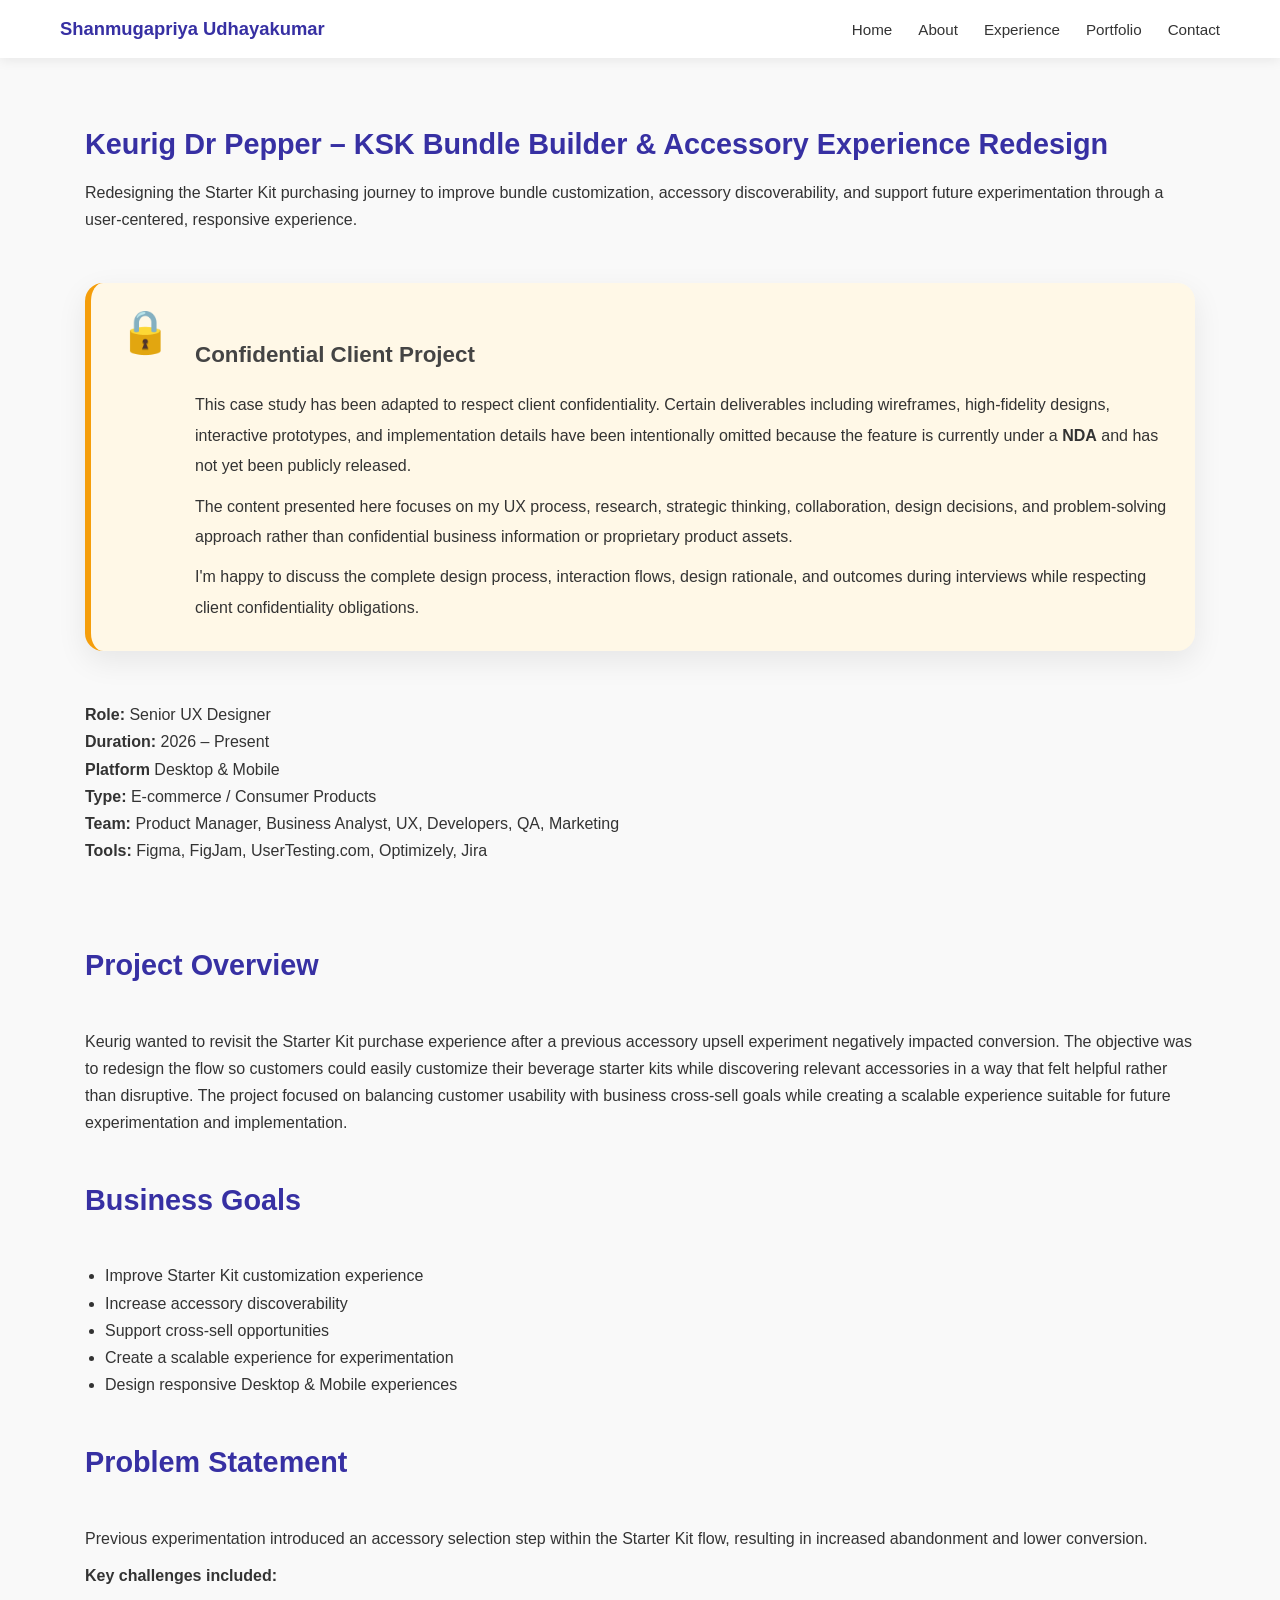
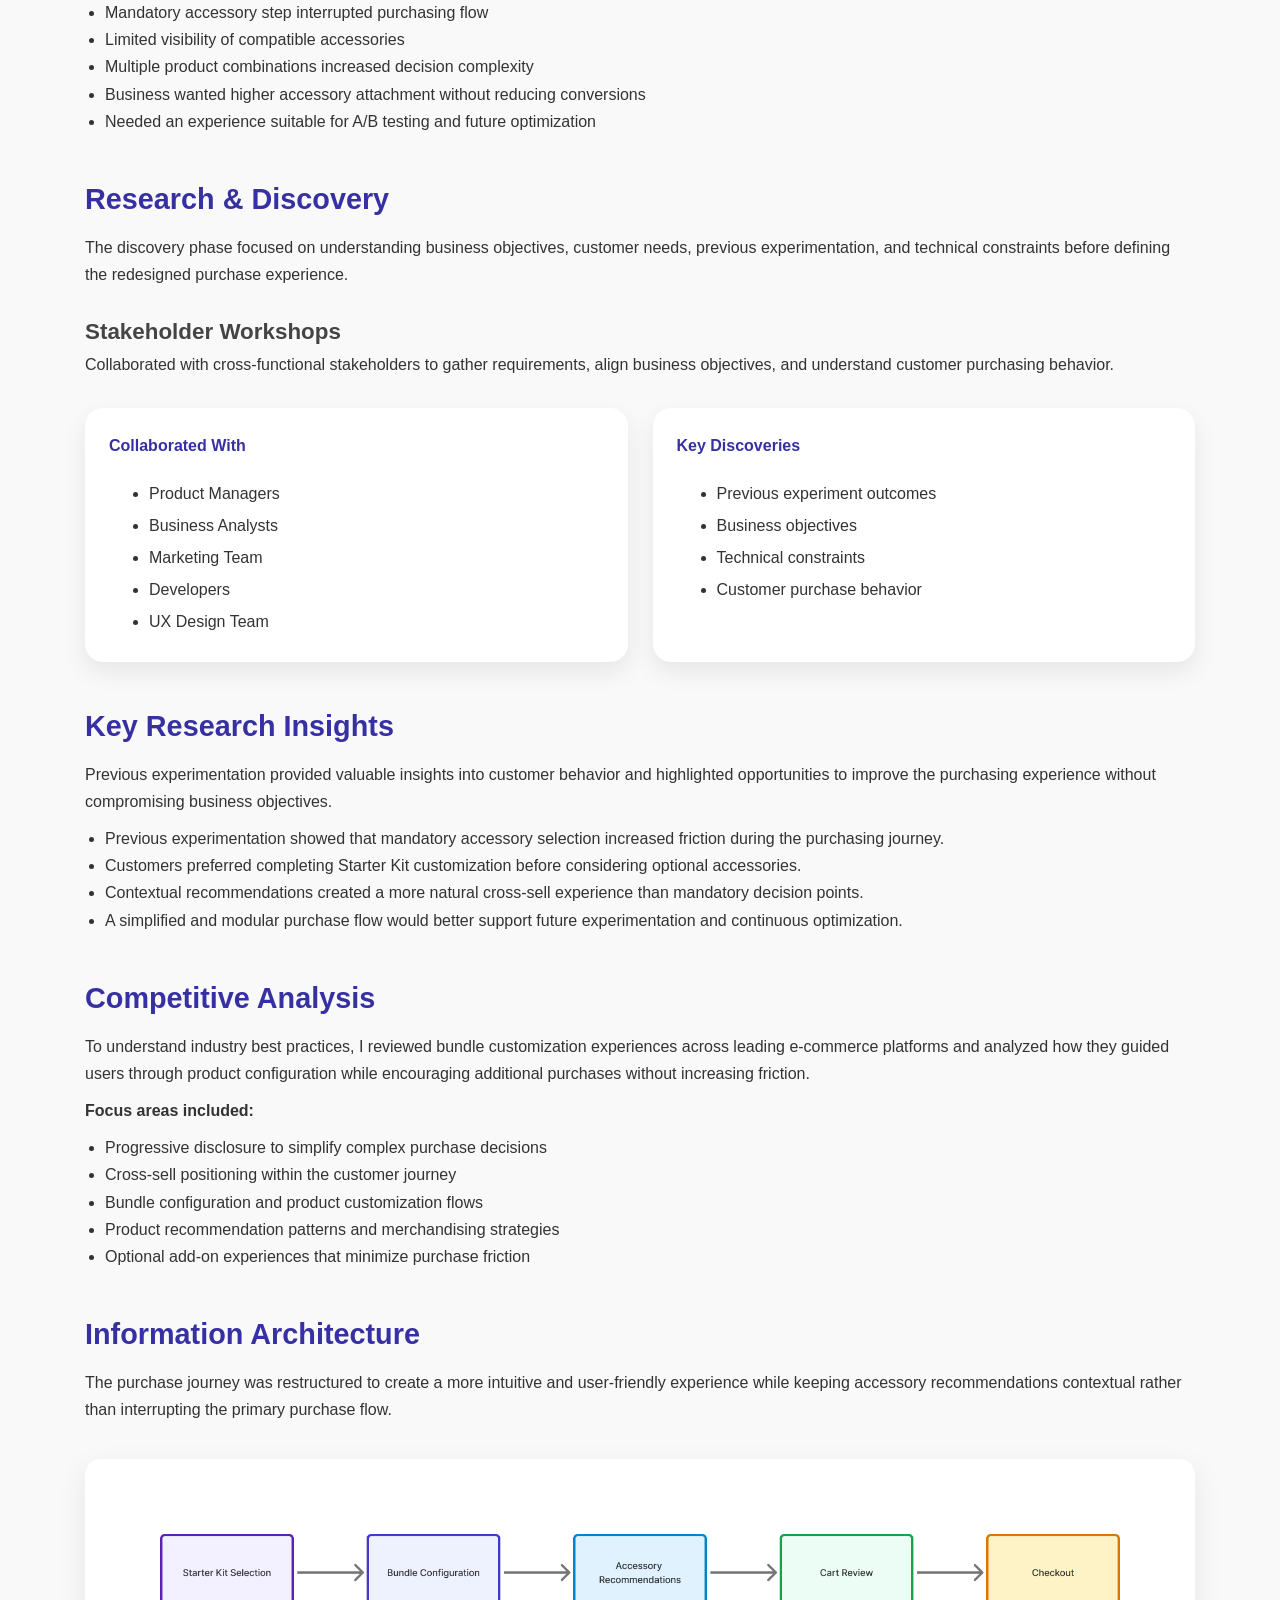
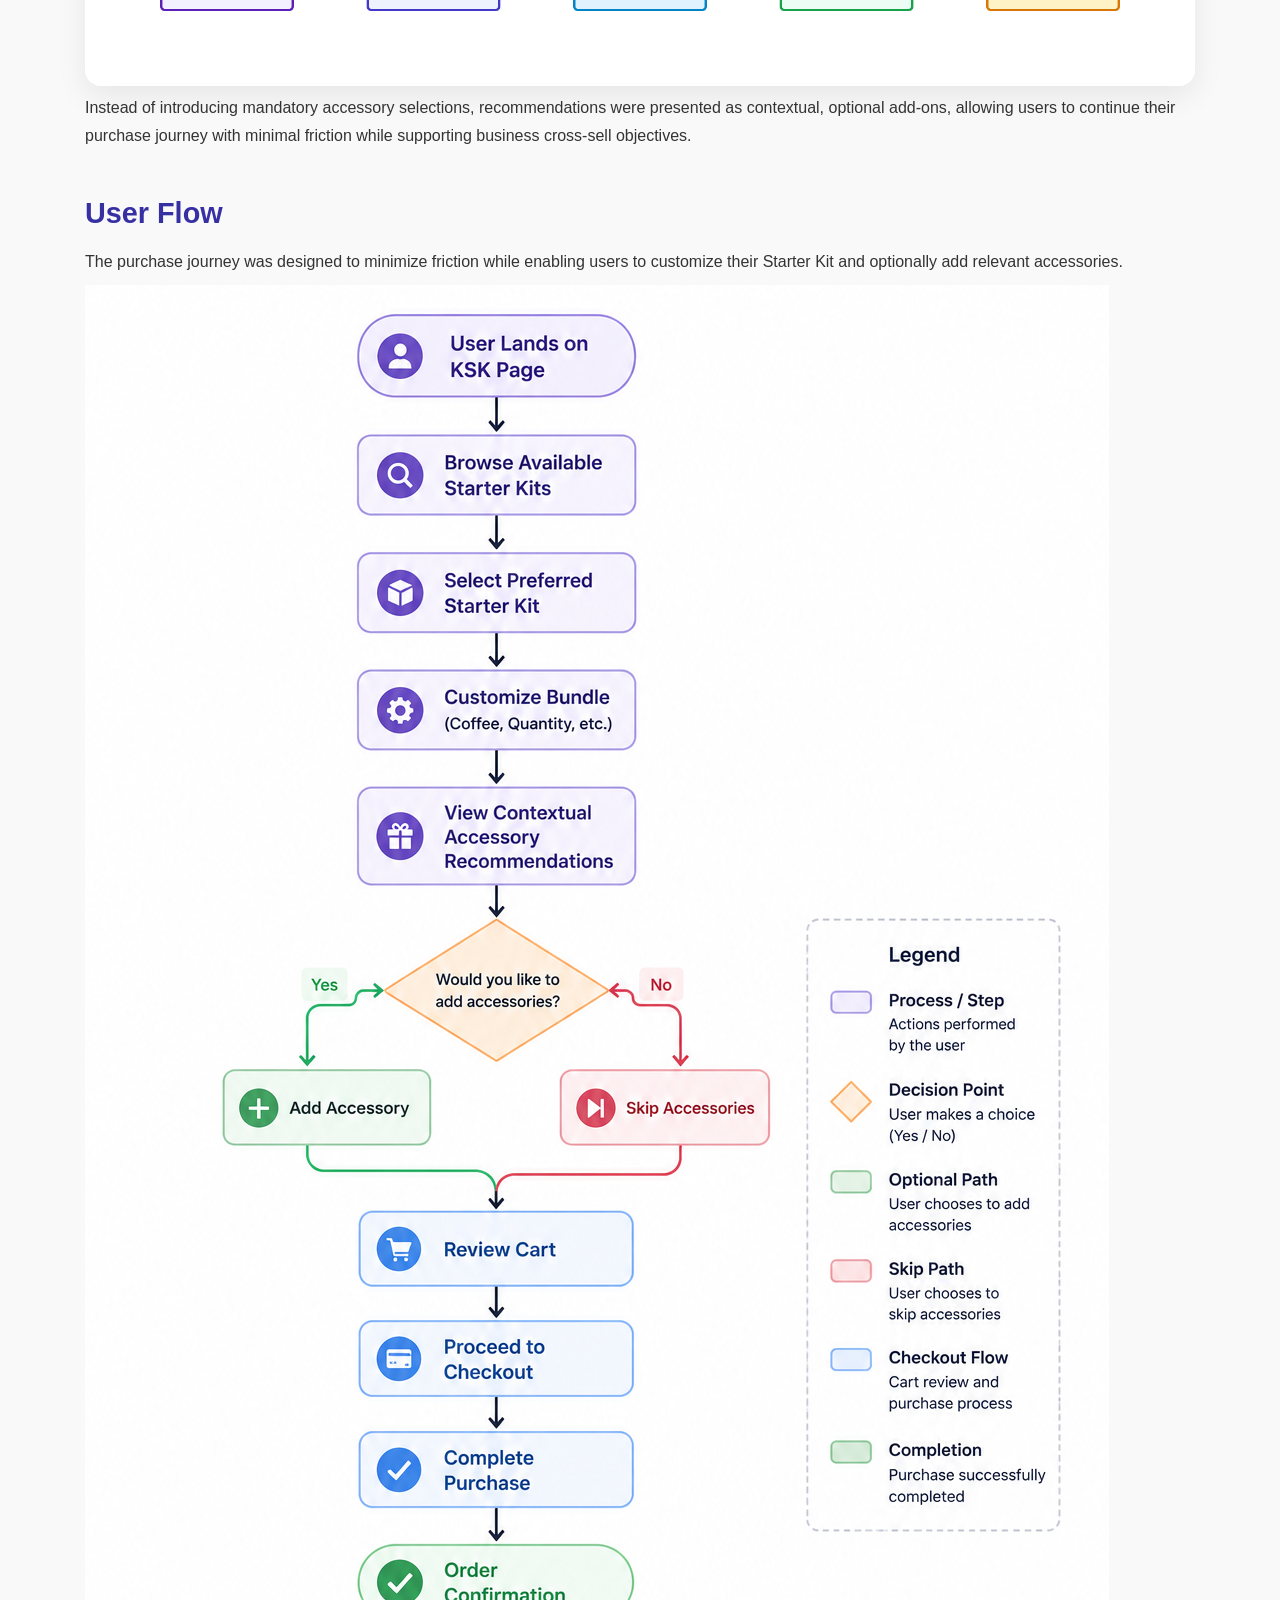
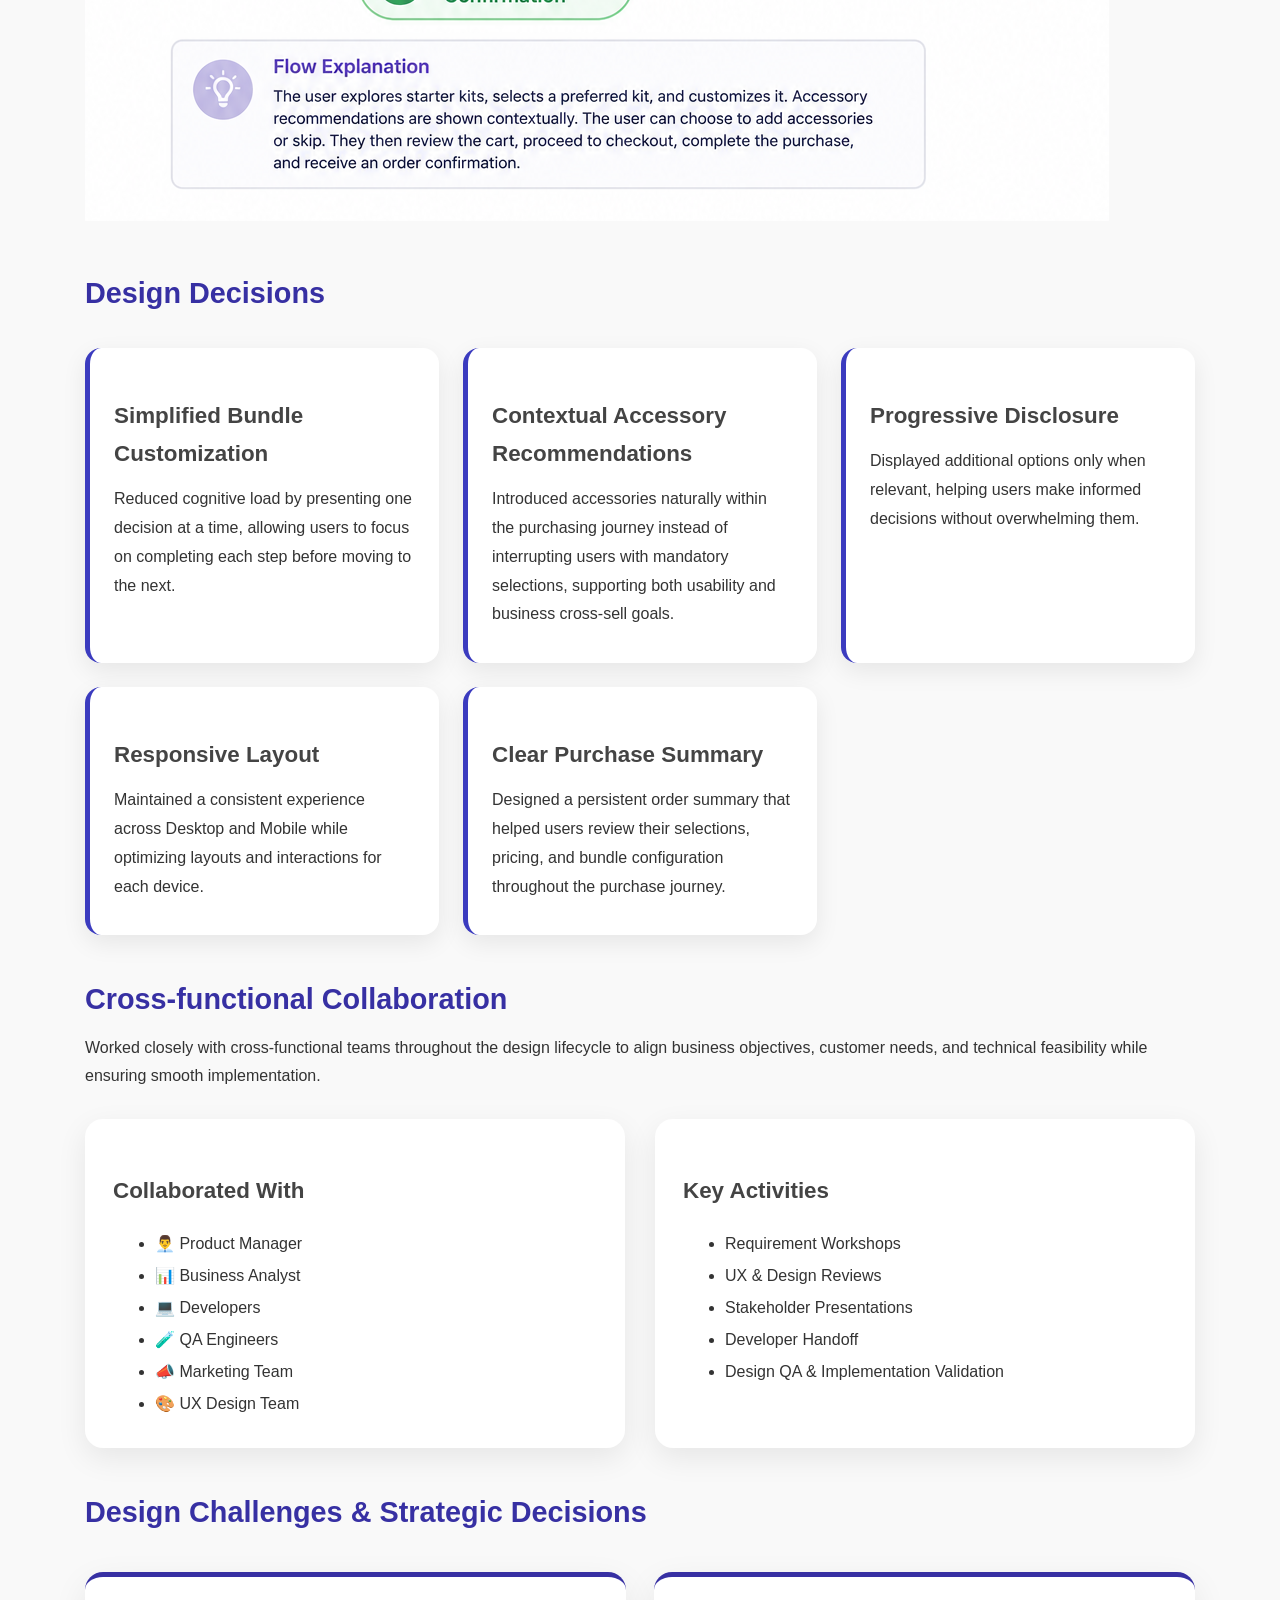
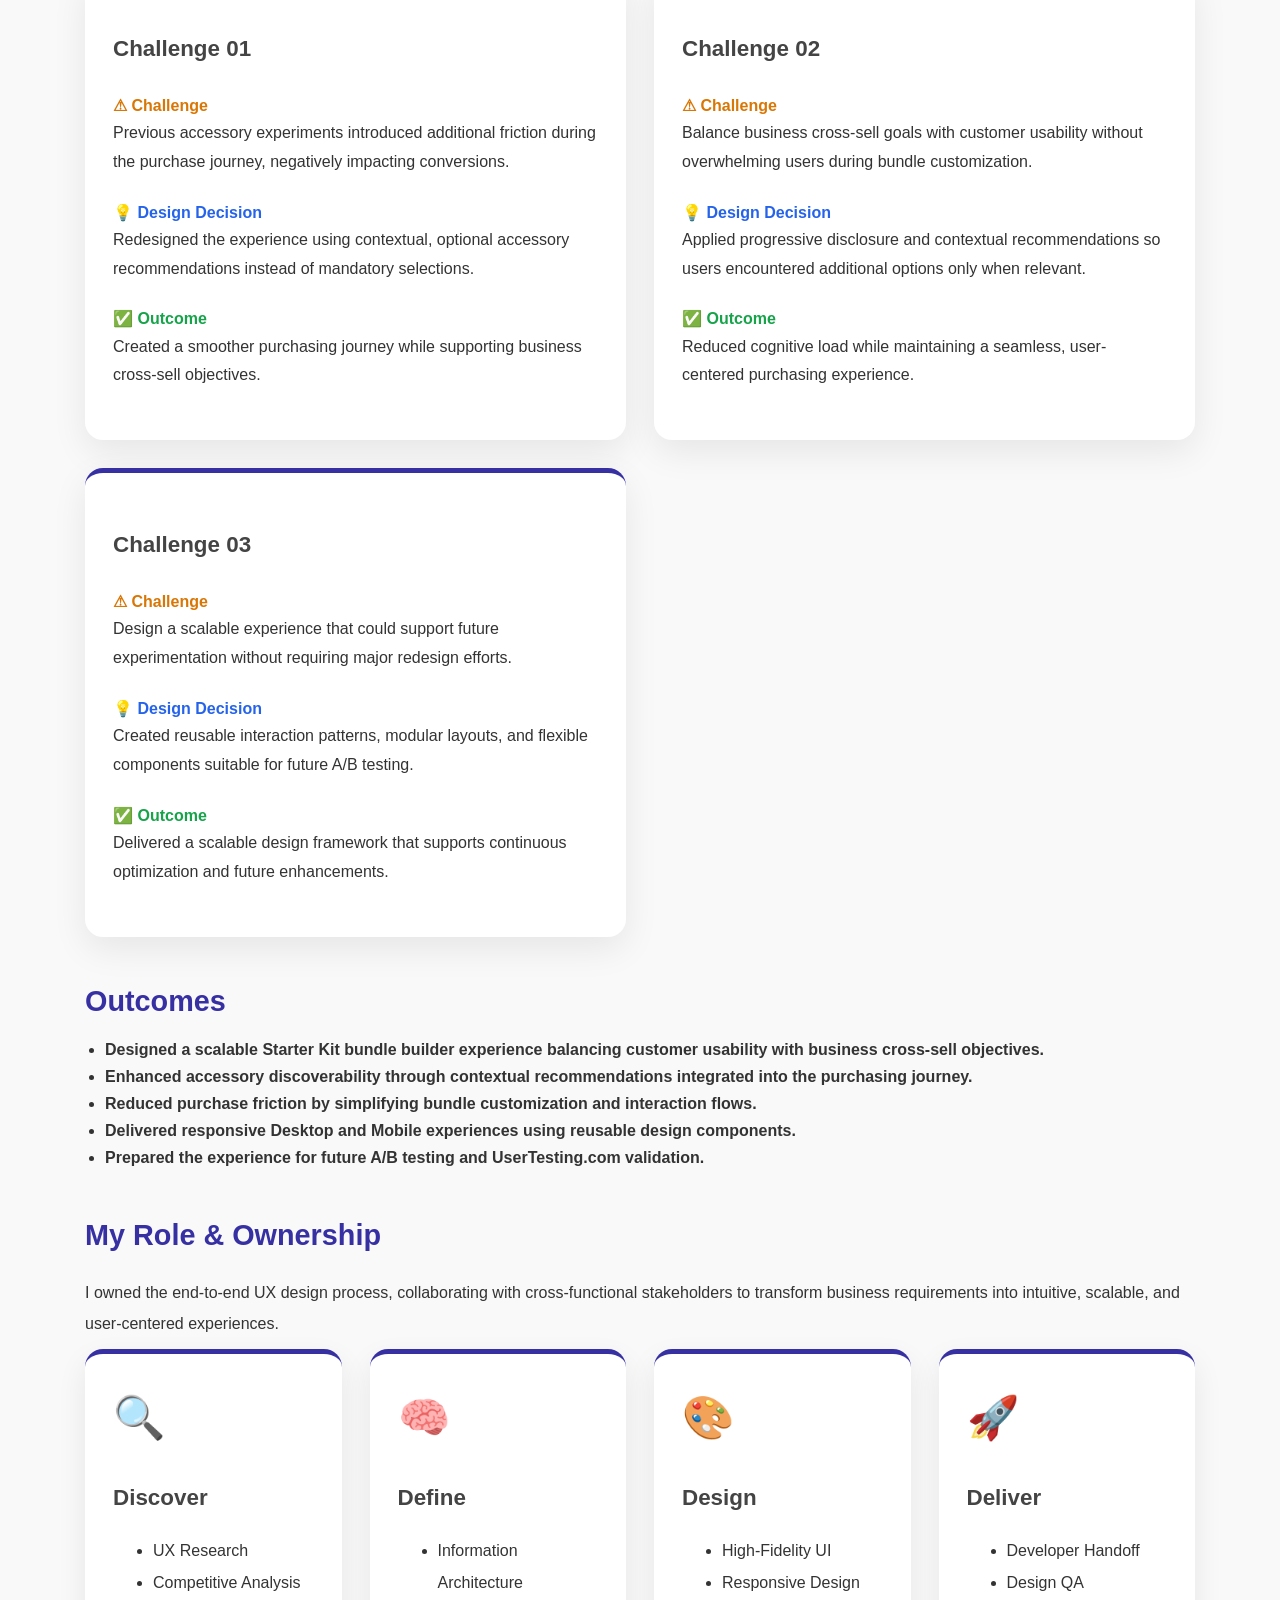
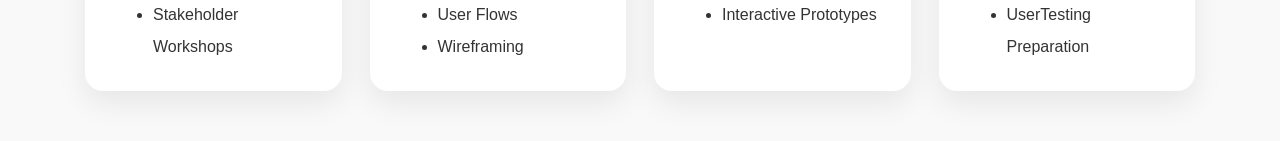
<file: projects/kdp.html>
<!DOCTYPE html>
<html lang="en">
<head>
    <meta charset="UTF-8">
    <meta name="viewport" content="width=device-width, initial-scale=1.0">
    <title>Keurig Dr Pepper – KSK Bundle Builder & Cross-Sell Experience</title>
    <link rel="stylesheet" href="../css/style.css" />
    <style>
        /* ----------- PAGE CONTENT STYLES ----------- */

        .case-study-container {
            max-width: 1150px;
            margin: 120px auto 50px;
            padding: 0 20px;
            line-height: 1.7;
        }

        .case-study-container h2 {
            margin-top: 40px;
            color: #3730A3;
            font-size: 1.8rem;
            margin-bottom: 10px;
        }

        .case-study-container h3 {
            margin-top: 25px;
            color: #444;
            font-size: 1.4rem;
        }

        .case-study-container p,
        .case-study-container li {
            font-size: 1rem;
            color: #333;
        }

        .case-study-container p {
          margin-bottom: 10px;
        }

        .case-study-container ul {
            margin-left: 20px;
        }

        /* Responsive */
        @media (max-width: 768px) {
            .case-study-container {
                margin-top: 100px;
            }
            .case-study-container h2 {
                font-size: 1.5rem;
            }
            .case-study-container h3 {
                font-size: 1.2rem;
            }
        }
    </style>
</head>

<body style="background-color: #f9f9f9;">

<header class="cs-navbar">
  <div class="cs-nav-wrapper">

    <div class="cs-logo">
      Shanmugapriya <span>Udhayakumar</span>
    </div>

    <input type="checkbox" id="cs-menu-toggle" />
    <label for="cs-menu-toggle" class="cs-hamburger">
      <span></span>
      <span></span>
      <span></span>
    </label>

    <nav class="cs-nav-links">
      <a href="../index.html#home">Home</a>
      <a href="../index.html#about">About</a>
      <a href="../index.html#experience">Experience</a>
      <a href="../index.html#portfolio">Portfolio</a>
      <a href="../index.html#contact">Contact</a>
    </nav>

  </div>
</header>


<!-- ================= CASE STUDY CONTENT ================= -->

<div class="case-study-container">

    <h2>Keurig Dr Pepper – KSK Bundle Builder & Accessory Experience Redesign</h2>

     <p class="cs-tagline">
     Redesigning the Starter Kit purchasing journey to improve bundle customization, accessory discoverability, 
     and support future experimentation through a user-centered, responsive experience.
    </p>

    <!-- ===========================================================
Confidential Client Project
=========================================================== -->

<section class="confidential-notice">

    <div class="confidential-card">

        <div class="confidential-icon">
            🔒
        </div>

        <div class="confidential-content">

            <h3>Confidential Client Project</h3>

            <p>
                This case study has been adapted to respect client confidentiality.
                Certain deliverables including wireframes, high-fidelity designs,
                interactive prototypes, and implementation details have been
                intentionally omitted because the feature is currently under a
                <strong>NDA</strong> and has not yet
                been publicly released.
            </p>

            <p>
                The content presented here focuses on my UX process, research,
                strategic thinking, collaboration, design decisions, and
                problem-solving approach rather than confidential business
                information or proprietary product assets.
            </p>

            <p>
                I'm happy to discuss the complete design process, interaction
                flows, design rationale, and outcomes during interviews while
                respecting client confidentiality obligations.
            </p>

        </div>

    </div>

</section>

    <p><strong>Role:</strong> Senior UX Designer<br>
    <strong>Duration:</strong> 2026 – Present<br>
    <strong>Platform</strong> Desktop & Mobile<br>
    <strong>Type:</strong> E-commerce / Consumer Products<br>
    <strong>Team:</strong> Product Manager, Business Analyst, UX, Developers, QA, Marketing <br>
    <strong>Tools:</strong> Figma, FigJam, UserTesting.com, Optimizely, Jira </p>
    <br>
    <h2>Project Overview</h2><br>
    <p>
        Keurig wanted to revisit the Starter Kit purchase experience after a previous accessory upsell experiment negatively impacted 
        conversion. The objective was to redesign the flow so customers could easily customize their beverage starter kits 
        while discovering relevant accessories in a way that felt helpful rather than disruptive.

The project focused on balancing customer usability with business cross-sell goals while creating a scalable 
experience suitable for future experimentation and implementation.
    </p>

     <h2>Business Goals</h2><br>
    <ul>
        <li>Improve Starter Kit customization experience</li>
        <li>Increase accessory discoverability</li>
        <li>Support cross-sell opportunities</li>
        <li>Create a scalable experience for experimentation</li>
        <li>Design responsive Desktop & Mobile experiences</li>

    </ul>

    <h2>Problem Statement</h2><br>
    <p>Previous experimentation introduced an accessory selection step within the Starter Kit flow, resulting in increased abandonment and lower conversion.</p>
    <p><strong>Key challenges included:</strong></p>
    <ul>
        <li>Mandatory accessory step interrupted purchasing flow</li>
        <li>Limited visibility of compatible accessories</li>
        <li>Multiple product combinations increased decision complexity</li>
        <li>Business wanted higher accessory attachment without reducing conversions</li>
        <li>Needed an experience suitable for A/B testing and future optimization</li>

    </ul>

     <!-- ===========================================================
Research & Discovery
=========================================================== -->

<section class="section">

    <h2>Research & Discovery</h2>

    <p>
        The discovery phase focused on understanding business objectives,
        customer needs, previous experimentation, and technical constraints
        before defining the redesigned purchase experience.
    </p>

    <h3>Stakeholder Workshops</h3>

    <p>
        Collaborated with cross-functional stakeholders to gather requirements,
        align business objectives, and understand customer purchasing behavior.
    </p>

    <div class="research-grid">

        <div class="research-card">

            <h4>Collaborated With</h4>

            <ul>
                <li>Product Managers</li>
                <li>Business Analysts</li>
                <li>Marketing Team</li>
                <li>Developers</li>
                <li>UX Design Team</li>
            </ul>

        </div>

        <div class="research-card">

            <h4>Key Discoveries</h4>

            <ul>
                <li>Previous experiment outcomes</li>
                <li>Business objectives</li>
                <li>Technical constraints</li>
                <li>Customer purchase behavior</li>
            </ul>

        </div>

    </div>

</section>


<!-- ===========================================================
Experiment Insights
=========================================================== -->

<section class="section">

    <h2>Key Research Insights</h2>

    <p>
        Previous experimentation provided valuable insights into customer
        behavior and highlighted opportunities to improve the purchasing
        experience without compromising business objectives.
    </p>

    <ul>

        <li>
            Previous experimentation showed that mandatory accessory selection increased friction during the purchasing journey.
        </li>

        <li>
            Customers preferred completing Starter Kit customization before considering optional accessories.
        </li>

        <li>
            Contextual recommendations created a more natural cross-sell experience than mandatory decision points.
        </li>

        <li>
            A simplified and modular purchase flow would better support future experimentation and continuous optimization.
        </li>

    </ul>

</section>

<!-- Competitive Analysis -->
<h2>Competitive Analysis</h2>

<p>
To understand industry best practices, I reviewed bundle customization experiences across leading
e-commerce platforms and analyzed how they guided users through product configuration while
encouraging additional purchases without increasing friction.
</p>

<p><strong>Focus areas included:</strong></p>

<ul>
    <li>Progressive disclosure to simplify complex purchase decisions</li>
    <li>Cross-sell positioning within the customer journey</li>
    <li>Bundle configuration and product customization flows</li>
    <li>Product recommendation patterns and merchandising strategies</li>
    <li>Optional add-on experiences that minimize purchase friction</li>
</ul>

<!-- Information Architecture -->
<h2>Information Architecture</h2>

<p>
The purchase journey was restructured to create a more intuitive and user-friendly experience while
keeping accessory recommendations contextual rather than interrupting the primary purchase flow.
</p>

<img src="../images/KDP-Purchase-Journey-Flow.png"
     alt="KDP Information Architecture"
     style="width:100%; border-radius:16px; margin-top:25px; box-shadow:0 10px 30px rgba(0,0,0,0.08);"> <br>

<p>
Instead of introducing mandatory accessory selections, recommendations were presented as contextual,
optional add-ons, allowing users to continue their purchase journey with minimal friction while
supporting business cross-sell objectives.
</p>

<h2>User Flow</h2>

<p>
The purchase journey was designed to minimize friction while enabling users to
customize their Starter Kit and optionally add relevant accessories.
</p>

<img src="../images/KDP-User-Flow.png"
     alt="KDP User Flow"
     class="case-study-image"></img>

<!-- Design Decisions -->
<section class="section">
    <h2>Design Decisions</h2>

    <div class="decision-grid">

        <div class="decision-card">
            <h3>Simplified Bundle Customization</h3>
            <p>
                Reduced cognitive load by presenting one decision at a time,
                allowing users to focus on completing each step before moving
                to the next.
            </p>
        </div>

        <div class="decision-card">
            <h3>Contextual Accessory Recommendations</h3>
            <p>
                Introduced accessories naturally within the purchasing journey
                instead of interrupting users with mandatory selections,
                supporting both usability and business cross-sell goals.
            </p>
        </div>

        <div class="decision-card">
            <h3>Progressive Disclosure</h3>
            <p>
                Displayed additional options only when relevant,
                helping users make informed decisions without overwhelming them.
            </p>
        </div>

        <div class="decision-card">
            <h3>Responsive Layout</h3>
            <p>
                Maintained a consistent experience across Desktop and Mobile
                while optimizing layouts and interactions for each device.
            </p>
        </div>

        <div class="decision-card">
            <h3>Clear Purchase Summary</h3>
            <p>
                Designed a persistent order summary that helped users review
                their selections, pricing, and bundle configuration
                throughout the purchase journey.
            </p>
        </div>

    </div>

</section>     

<!-- ===========================================================
Cross-functional Collaboration
=========================================================== -->

<section class="section">

    <h2>Cross-functional Collaboration</h2>

    <p>
        Worked closely with cross-functional teams throughout the design lifecycle
        to align business objectives, customer needs, and technical feasibility
        while ensuring smooth implementation.
    </p>

    <div class="collaboration-grid">

        <div class="collaboration-card">

            <h3>Collaborated With</h3>

            <ul>
                <li>👨‍💼 Product Manager</li>
                <li>📊 Business Analyst</li>
                <li>💻 Developers</li>
                <li>🧪 QA Engineers</li>
                <li>📣 Marketing Team</li>
                <li>🎨 UX Design Team</li>
            </ul>

        </div>

        <div class="collaboration-card">

            <h3>Key Activities</h3>

            <ul>
                <li>Requirement Workshops</li>
                <li>UX & Design Reviews</li>
                <li>Stakeholder Presentations</li>
                <li>Developer Handoff</li>
                <li>Design QA & Implementation Validation</li>
            </ul>

        </div>

    </div>

</section>


<!-- ===========================================================
Design Challenges & Strategic Decisions
=========================================================== -->

<section class="section">

    <h2>Design Challenges & Strategic Decisions</h2>

    <div class="challenge-grid">

        <!-- Challenge 1 -->

        <div class="challenge-card">

            <h3>Challenge 01</h3>

            <div class="challenge-block">

                <h4>⚠ Challenge</h4>

                <p>
                    Previous accessory experiments introduced additional friction
                    during the purchase journey, negatively impacting conversions.
                </p>

            </div>

            <div class="solution-block">

                <h4>💡 Design Decision</h4>

                <p>
                    Redesigned the experience using contextual, optional accessory
                    recommendations instead of mandatory selections.
                </p>

            </div>

            <div class="outcome-block">

                <h4>✅ Outcome</h4>

                <p>
                    Created a smoother purchasing journey while supporting
                    business cross-sell objectives.
                </p>

            </div>

        </div>


        <!-- Challenge 2 -->

        <div class="challenge-card">

            <h3>Challenge 02</h3>

            <div class="challenge-block">

                <h4>⚠ Challenge</h4>

                <p>
                    Balance business cross-sell goals with customer usability
                    without overwhelming users during bundle customization.
                </p>

            </div>

            <div class="solution-block">

                <h4>💡 Design Decision</h4>

                <p>
                    Applied progressive disclosure and contextual recommendations
                    so users encountered additional options only when relevant.
                </p>

            </div>

            <div class="outcome-block">

                <h4>✅ Outcome</h4>

                <p>
                    Reduced cognitive load while maintaining a seamless,
                    user-centered purchasing experience.
                </p>

            </div>

        </div>


        <!-- Challenge 3 -->

        <div class="challenge-card">

            <h3>Challenge 03</h3>

            <div class="challenge-block">

                <h4>⚠ Challenge</h4>

                <p>
                    Design a scalable experience that could support future
                    experimentation without requiring major redesign efforts.
                </p>

            </div>

            <div class="solution-block">

                <h4>💡 Design Decision</h4>

                <p>
                    Created reusable interaction patterns, modular layouts,
                    and flexible components suitable for future A/B testing.
                </p>

            </div>

            <div class="outcome-block">

                <h4>✅ Outcome</h4>

                <p>
                    Delivered a scalable design framework that supports
                    continuous optimization and future enhancements.
                </p>

            </div>

        </div>

    </div>

</section>

<!-- Outcomes -->
<section class="section">
    <h2>Outcomes</h2>

    <ul>
        <strong><li>Designed a scalable Starter Kit bundle builder experience balancing customer usability with business cross-sell objectives.</li>
        <li>Enhanced accessory discoverability through contextual recommendations integrated into the purchasing journey.</li>
        <li>Reduced purchase friction by simplifying bundle customization and interaction flows.</li>
        <li>Delivered responsive Desktop and Mobile experiences using reusable design components.</li>
        <li>Prepared the experience for future A/B testing and UserTesting.com validation.</li></strong>
    </ul>
</section>

<!-- ===========================================================
My Role & Ownership
=========================================================== -->

<section class="section">

    <h2>My Role &amp; Ownership</h2>

    <p class="role-intro">
        I owned the end-to-end UX design process, collaborating with cross-functional
        stakeholders to transform business requirements into intuitive, scalable,
        and user-centered experiences.
    </p>

    <div class="ownership-grid">

        <!-- Discover -->

        <div class="ownership-card">

            <div class="ownership-icon">🔍</div>

            <h3>Discover</h3>

            <ul>
                <li>UX Research</li>
                <li>Competitive Analysis</li>
                <li>Stakeholder Workshops</li>
            </ul>

        </div>

        <!-- Define -->

        <div class="ownership-card">

            <div class="ownership-icon">🧠</div>

            <h3>Define</h3>

            <ul>
                <li>Information Architecture</li>
                <li>User Flows</li>
                <li>Wireframing</li>
            </ul>

        </div>

        <!-- Design -->

        <div class="ownership-card">

            <div class="ownership-icon">🎨</div>

            <h3>Design</h3>

            <ul>
                <li>High-Fidelity UI</li>
                <li>Responsive Design</li>
                <li>Interactive Prototypes</li>
            </ul>

        </div>

        <!-- Deliver -->

        <div class="ownership-card">

            <div class="ownership-icon">🚀</div>

            <h3>Deliver</h3>

            <ul>
                <li>Developer Handoff</li>
                <li>Design QA</li>
                <li>UserTesting Preparation</li>
            </ul>

        </div>

    </div>

</section>
    




</body>
</html>
</file>
<file: css/style.css>
* {
  margin: 0;
  padding: 0;
  box-sizing: border-box;
}

body {
  font-family: 'Inter', sans-serif;
  color: #222;
  background-color: #fff;
}

/* NAVBAR */
.navbar {
  position: fixed;
  top: 0;
  width: 100%;
  background: transparent;
  display: flex;
  justify-content: space-between;
  align-items: center;
  padding: 18px 60px;
  z-index: 1000;
  transition: background 0.2s ease-in-out, box-shadow 0.2s ease-in-out;
}

/* instant background change when scrolled */
body.scrolled .navbar {
  background: #fff;
  box-shadow: 0 2px 10px rgba(0, 0, 0, 0.08);
}

/* LOGO */
.logo {
  font-weight: 700;
  font-size: 1.1rem;
  color: transparent;
  transition: color 0.2s ease-in-out;
}

body.scrolled .logo {
  color: #3730A3;
}

.logo span {
  font-weight: 700;
}

/* NAV LINKS */
.nav-links {
  display: flex;
  list-style: none;
  gap: 25px;
}

.nav-links a {
  text-decoration: none;
  color: #fff;
  font-weight: 500;
  transition: color 0.2s ease-in-out;
}

body.scrolled .nav-links a {
  color: #000;
}

.nav-links a:hover {
  opacity: 0.8;
}

/* HAMBURGER MENU */
.menu-toggle {
  display: none;
}

.menu-icon {
  display: none;
  font-size: 1.8rem;
  cursor: pointer;
  color: #3730A3;
  transition: color 0.2s ease-in-out;
}

/* RESPONSIVE STYLES */

@media (max-width: 1024px) {
  .navbar {
    background: #fff;
    padding: 15px 30px;
    box-shadow: 0 2px 10px rgba(0, 0, 0, 0.08);
    position: fixed;
    top: 0;
    width: 100%;
  }

  /* Always visible logo on smaller devices */
  .logo {
    font-size: 1rem;
    color: #3730A3;
  }

  .nav-links {
    position: absolute;
    top: 47px;
    right: 0;
    width: 100%;
    background: #fff;
    flex-direction: column;
    align-items: center;
    display: none;
    gap: 20px;
    padding: 20px 0;
    box-shadow: 0 2px 10px rgba(0, 0, 0, 0.08);
  }

  .nav-links a {
    color: #3730A3;
  }

  /* Hamburger icon visible always */
  .menu-icon {
    display: block;
    position: absolute;
    right: 30px;
    
    color: #3730A3;
  }

  .menu-toggle:checked + .menu-icon + nav .nav-links {
    display: flex;
  }

  /* Disable scroll effect on mobile/tablet */
  body.scrolled .navbar {
    background: #fff;
    box-shadow: 0 2px 10px rgba(0, 0, 0, 0.08);
  }

  body.scrolled .logo {
    color: #3730A3;
  }
}

/* HERO SECTION */
.hero {
  background: linear-gradient(135deg, #3730A3 0%, #111827 100%);;
  color: #fff;
  display: flex;
  align-items: center;
  justify-content: space-between;
  padding: 180px 60px;
  flex-wrap: wrap;
  gap: 40px;
}

.hero-content {
  flex: 1 1 500px;
  max-width: 600px;
  margin-left: 100px; /* bring content slightly right */
}

.hero h1 {
  font-size: 3.2rem;
  line-height: 1.2;
  margin: 10px 0;
}

.hero h3 {
  margin-bottom: 20px;
}

.hero p {
  margin-bottom: 25px;
  line-height: 1.6;
}

.hero-buttons {
  display: flex;
  gap: 15px;
  flex-wrap: wrap;
}

.btn {
  padding: 12px 24px;
  border-radius: 25px;
  text-decoration: none;
  font-weight: 600;
  transition: all 0.3s ease;
}

.primary {
  background: #fff;
    color: #3730A3;
}

.secondary {
  background: #fff;
  color: #3730A3;
}

.outline {
  background: #fff;
    color: #3730A3;
}

.btn:hover {
  transform: scale(1.05);
}

/* HERO IMAGE */
.hero-img {
  flex: 1 1 300px;
  display: flex;
  align-items: center;
  justify-content: center;
  margin-right: 40px; /* bring image slightly left */
}

.img-circle {
  width: 304px;
  height: 304px;
  border-radius: 50%;
  border: 4px solid rgba(255, 255, 255, 0.15);
  box-shadow: 0 20px 40px rgba(0, 0, 0, 0.35);
  display: flex;
  align-items: center;
  justify-content: center;
  overflow: hidden;
}

.img-circle img {
  width: 150%;
  height: auto;
}

/* RESPONSIVE DESIGN */
@media (max-width: 1024px) {
  .hero {
    padding: 120px 40px;
    flex-direction: column-reverse;
    text-align: center;
  }

  .hero-content {
    margin-left: 0;
  }

  .hero-img {
    margin-right: 0;
    margin-bottom: 30px;
  }
}

@media (max-width: 600px) {
  .hero {
    padding: 100px 30px;
  }

  .hero h1 {
    font-size: 2.2rem;
  }

  .img-circle {
    width: 250px;
    height: 250px;
  }
}


/* ABOUT SECTION */
.about {
  padding: 120px 80px;
  background: #f9f9f9;
}

.about h2 {
  text-align: center;
  font-size: 2rem;
  margin-bottom: 10px;
}

.subtitle {
  text-align: center;
  color: #666;
  margin-bottom: 50px;
}

.about-container {
  display: flex;
  justify-content: space-between;
  gap: 60px;
  flex-wrap: wrap;
}

.about-text {
  flex: 1;
  min-width: 320px;
}

.about-text p {
  line-height: 1.6;
  margin-bottom: 15px;
}

.about-cards {
  display: flex;
  gap: 20px;
  margin-top: 25px;
  flex-wrap: wrap;
}

.card {
  background: #fff;
  border-radius: 10px;
  box-shadow: 0 3px 8px rgba(0,0,0,0.1);
  padding: 23px;
  text-align: center;
  flex: 1;
}

.card i {
  font-size: 24px;
  display: block;
  margin-bottom: 10px;
}

.education {
  flex: 1;
  min-width: 320px;
}

.education h3 {
  margin-bottom: 20px;
}

.education ul {
  list-style: none;
  display: flex;
  flex-direction: column;
  gap: 15px;
}

.education li {
  background: #fff;
  border-left: 4px solid #3730A3;
  padding: 15px 20px;
  border-radius: 6px;
  box-shadow: 0 2px 8px rgba(0,0,0,0.1);
}

.education span {
  font-size: 0.9rem;
  color: #666;
}

/* WHY DESIGNING */
.why-designing {
  position: relative;
  background: linear-gradient(135deg, #F9FAFB 0%, #EEF2F7 100%);
  text-align: center;
  padding: 120px 80px;
  overflow: hidden;
}

.why-designing h2 {
  color: #3730A3;
  font-size: 2rem;
  margin-bottom: 40px;
}

.why-designing p {
  max-width: 900px;
  margin: 0 auto 25px;
  color: #333;
  line-height: 1.7;
  font-size: 1.05rem;
}


/* SKILLS SECTION */
.skills-section {
  padding: 120px 80px;
  background: #fff;
  text-align: center;
}

.skills-section h2 {
  font-size: 2rem;
  margin-bottom: 10px;
}

.skills-section .subtitle {
  color: #666;
  margin-bottom: 50px;
}

.skills-grid {
  display: grid;
  grid-template-columns: repeat(auto-fit, minmax(250px, 1fr));
  gap: 30px;
}

.skill-card {
  background: #f9f9f9;
  border-radius: 16px;
  padding: 30px;
  text-align: left;
  box-shadow: 0 4px 12px rgba(0,0,0,0.06);
  transition: all 0.3s;
}

.skill-card:hover {
  transform: translateY(-5px);
  box-shadow: 0 6px 15px rgba(0,0,0,0.1);
}

.skill-card h3 {
  font-size: 1.2rem;
  margin-bottom: 15px;
  color: #222;
}

.skill-card h3 span {
  margin-right: 8px;
}

.tags {
  display: flex;
  flex-wrap: wrap;
  gap: 10px;
}

.tags span {
  background: #fff;
  padding: 6px 12px;
  border-radius: 20px;
  border: 1px solid #ddd;
  font-size: 0.9rem;
  color: #444;
}

/* ===========================
   WORK EXPERIENCE SECTION
=========================== */

.experience-section {
  background: linear-gradient(135deg, #F9FAFB 0%, #EEF2F7 100%);
  padding: 120px 80px;
  text-align: center;
}

.experience-section h2 {
  font-size: 2.2rem;
  font-weight: 700;
  margin-bottom: 12px;
}

.experience-section .subtitle {
  color: #6b7280;
  font-size: 1rem;
  margin-bottom: 80px;
}

/* ===========================
   TIMELINE STRUCTURE
=========================== */

.timeline {
  max-width: 900px;
  margin: 0 auto;
  display: flex;
  flex-direction: column;
  gap: 60px; /* more breathing space */
}

/* ===========================
   TIMELINE ITEM
=========================== */

.timeline-item {
  display: flex;
  align-items: flex-start;
  gap: 25px;
  position: relative;
}

/* CARD */

.timeline-content {
  background: #ffffff;
  padding: 28px 30px;
  border-radius: 14px;
  box-shadow: 0 6px 20px rgba(0, 0, 0, 0.06);
  text-align: left;
  flex: 1;
  transition: all 0.3s ease;
}

/* ===========================
   TEXT HIERARCHY
=========================== */

.timeline-content h3 {
  font-size: 1.25rem;
  font-weight: 600;
  margin-bottom: 8px;
  color: #3730A3;
}

.company {
  color: #3730A3;
  font-weight: 500;
  margin-bottom: 6px;
}

.date {
  display: block;
  color: #6b7280;
  font-size: 0.9rem;
  margin-bottom: 14px;
}

/* BULLETS */

.timeline-content ul {
  margin-top: 8px;
  padding-left: 20px;
  line-height: 1.7;
  color: #374151;
}

.timeline-content ul li {
  margin-bottom: 8px;
}

/* ===========================
   HOVER EFFECT (SUBTLE)
=========================== */

.timeline-item:hover .timeline-content {
   box-shadow: 0 14px 35px rgba(15, 23, 42, 0.12); /* deep slate shadow */
  transform: translateY(-6px);
  transition: all 0.35s ease;
}

/* ===========================
   RESPONSIVE
=========================== */

@media (max-width: 768px) {
  .experience-section {
    padding: 80px 30px;
  }

  .timeline::before {
    left: 18px;
  }

  .timeline {
    gap: 40px;
  }

  .timeline-item {
    gap: 18px;
  }
}

/* FEATURED PROJECTS */
.featured-projects {
  background: #ffffff;
  padding: 120px 80px;
  text-align: center;
}

.featured-projects h2 {
  font-size: 2.2rem;
  font-weight: 700;
  margin-bottom: 12px;
  color: #111827;
}

.featured-projects .subtitle {
  color: #6b7280;
  margin-bottom: 70px;
  font-size: 1rem;
}

/* GRID */
.projects-grid {
  display: grid;
  grid-template-columns: repeat(auto-fit, minmax(340px, 1fr));
  gap: 48px;
}

/* CARD */
.project-card {
  background: #ffffff;
  border-radius: 20px;
  overflow: hidden;
  box-shadow: 0 8px 25px rgba(17, 24, 39, 0.06);
  transition: all 0.35s ease;
  display: flex;
  flex-direction: column;
}

.project-card:hover {
  transform: translateY(-10px);
  box-shadow: 0 20px 40px rgba(17, 24, 39, 0.12);
}

/* HEADERS */
.project-header {
  padding: 28px;
  color: #fff;
}

/* More mature gradients */
.project-card.loanlogics .project-header {
  background: linear-gradient(135deg, #1e3a8a, #3730a3);
}

.project-card.manipal .project-header {
  background: linear-gradient(135deg, #1e3a8a, #3730a3);
}

.project-card.becton .project-header {
  background: linear-gradient(135deg, #1e3a8a, #3730a3);
}

.project-header h3 {
  font-size: 1.35rem;
  font-weight: 700;
  margin-bottom: 6px;
}

.project-header .date {
  font-size: 0.9rem;
  opacity: 0.85;
  color: #fff;
}

/* BODY */
.project-body {
  padding: 30px;
  text-align: left;
}

.project-body .desc {
  color: #374151;
  line-height: 1.7;
  margin-bottom: 18px;
}

/* LIST */
.project-body ul {
  margin-left: 18px;
  margin-bottom: 22px;
  line-height: 1.7;
}

.project-body ul li::marker {
  color: #7c3aed;
  font-size: 1.1rem;
}

/* TAGS */
.tags {
  display: flex;
  flex-wrap: wrap;
  gap: 10px;
  margin-bottom: 22px;
}

.tags span {
  background: #f3f4f6;
  color: #3730a3;
  padding: 6px 14px;
  border-radius: 999px;
  font-size: 0.8rem;
  font-weight: 500;
}

/* BUTTON */
.project-btn {
  display: inline-flex;
  align-items: center;
  gap: 6px;
  padding: 12px 20px;
  background: linear-gradient(135deg, #1e3a8a, #3730a3);
  color: #fff;
  border-radius: 12px;
  font-weight: 600;
  text-decoration: none;
  transition: all 0.3s ease;
}

.project-btn:hover {
  transform: translateY(-2px);
  box-shadow: 0 10px 20px rgba(99, 102, 241, 0.25);
}

.project-btn .arrow {
  transition: transform 0.3s ease;
}

.project-btn:hover .arrow {
  transform: translateX(4px);
}

/* POPUP OVERLAY */
.popup-overlay {
  display: none;
  position: fixed;
  top: 0; left: 0;
  width: 100%; height: 100%;
  background: rgba(0,0,0,0.6);
  backdrop-filter: blur(4px);
  justify-content: center;
  align-items: center;
  z-index: 9999;
}

.popup-overlay:target {
  display: flex;
}

.popup-content {
  background: #fff;
  padding: 40px;
  border-radius: 16px;
  max-width: 720px;
  width: 90%;
  text-align: left;
  box-shadow: 0 10px 30px rgba(0,0,0,0.25);
  animation: fadeIn 0.3s ease;
  position: relative;
}

.popup-content h3 {
  font-size: 1.5rem;
  color: #222;
  margin-bottom: 10px;
  font-weight: 700;
}

.popup-content h4.project-subtitle {
  color: #3730A3;
  margin-bottom: 15px;
  font-weight: 600;
}

.popup-content ul {
  list-style: disc;
  margin-left: 20px;
  line-height: 1.7;
  color: #333;
}

.close-btn {
  position: absolute;
  top: 20px;
  right: 30px;
  text-decoration: none;
  font-size: 2rem;
  color: #666;
  transition: 0.3s;
}

.close-btn:hover {
  color: #000;
}

/* RESPONSIVE */
@media (max-width: 768px) {
  .featured-projects {
    padding: 80px 40px;
  }

  .projects-grid {
    grid-template-columns: 1fr;
    gap: 30px;
  }

  .popup-content {
    padding: 30px;
  }
}

@keyframes fadeIn {
  from { opacity: 0; transform: scale(0.95); }
  to { opacity: 1; transform: scale(1); }
}


/* LL-process-images */
.LL-process-images {
  display: grid;
  grid-template-columns: repeat(auto-fit, minmax(220px, 1fr));
  gap: 20px;
  max-width: 900px;
  margin: 20px 0 40px;
}

.LL-process-images img {
  width: 100%;
  height: auto;
  border-radius: 10px;
  box-shadow: 0 6px 18px rgba(0, 0, 0, 0.12);
}


.challenges-section {
  background: linear-gradient(135deg, #F9FAFB 0%, #EEF2F7 100%);
  text-align: center;
  padding: 120px 80px;
}

.challenges-section h2 {
  color: #1f2937;
  font-size: 2rem;
  margin-bottom: 12px;
}

.challenges-section .subtitle {
  color: #6b7280;
  font-size: 1rem;
  margin-bottom: 60px;
}

.challenge-container {
  display: flex;
  flex-direction: column;
  gap: 30px;
  max-width: 900px;
  margin: 0 auto;
}

.challenge-card {
  background: #ffffff;
  padding: 35px;
  border-radius: 14px;
  box-shadow: 0 8px 25px rgba(0, 0, 0, 0.06);
  text-align: left;
  transition: all 0.3s ease;
}

.challenge-card h3 {
  margin-bottom: 15px;
  font-size: 1.2rem;
  color: #3730A3;
}

.challenge-card p {
  font-size: 1rem;
  line-height: 1.6;
  color: #374151;
  margin-bottom: 10px;
}

.challenge-card:hover {
  transform: translateY(-6px);
  box-shadow: 0 12px 35px rgba(124, 58, 237, 0.15);
}

/* INTRO CARD (first paragraph) */
.intro-card {
  border-left-color: #b18cff;
  background: #faf7ff;
}

/* RESPONSIVE */
@media (max-width: 768px) {
  .challenges-section {
    padding: 80px 30px;
  }

  .challenge-card {
    padding: 20px;
  }

  .challenge-card::before {
    left: -28px;
    top: 18px;
  }
}

@media (max-width: 480px) {
  .challenge-card {
    border-left-width: 4px;
    border-radius: 8px;
  }

  .challenge-card::before {
    display: none; /* Hide icons on very small screens for cleaner layout */
  }
}

/* Popup Background */
.popup-overlay {
  position: fixed;
  top: 0;
  left: 0;
  width: 100%;
  height: 100%;
  background: rgba(0,0,0,0.6);
  display: none;
  justify-content: center;
  align-items: center;
  z-index: 9999;
  padding: 20px;
}

/* Popup Box */
.popup-container {
  background: #fff;
  width: 90%;
  max-width: 800px;
  max-height: 90vh;
  overflow-y: auto;
  padding: 25px;
  border-radius: 12px;
  position: relative;
  box-sizing: border-box;
}

/* Close button */
.close-popup {
  position: absolute;
  right: 15px;
  top: 10px;
  font-size: 28px;
  cursor: pointer;
  color: #333;
}

/* Responsive Video Wrapper */
.responsive-video {
  width: 100%;
  position: relative;
  padding-bottom: 56.25%; /* 16:9 ratio */
  margin-bottom: 20px;
}

.responsive-video video {
  position: absolute;
  width: 100%;
  height: 100%;
  border-radius: 10px;
  object-fit: cover;
}

/* Process Images */
.process-image {
  width: 100%;
  margin: 15px 0;
  border-radius: 10px;
  object-fit: contain;
}

/* Scrollbar inside popup */
.popup-container::-webkit-scrollbar {
  width: 8px;
}

.popup-container::-webkit-scrollbar-thumb {
  background: #ccc;
  border-radius: 4px;
}


/* ===== Core Capabilities Section ===== */
.capabilities {
  padding: 120px 80px;
  background: #ffffff;
  text-align: center;
}

.capabilities .section-title {
  font-size: 2.4rem;
  font-weight: 700;
  color: #111827;
  margin-bottom: 12px;
}

.capabilities .section-subtitle {
  font-size: 1.05rem;
  color: #6b7280;
  margin-bottom: 70px;
  max-width: 700px;
  margin-left: auto;
  margin-right: auto;
}

.capabilities-container {
  display: grid;
  grid-template-columns: repeat(auto-fit, minmax(320px, 1fr));
  gap: 40px;
  max-width: 1150px;
  margin: 0 auto;
}

.capability-card {
  background: #ffffff;
  border: 1px solid #f1f1f1;
  border-radius: 18px;
  padding: 45px 35px;
  text-align: left;
  transition: all 0.3s ease;
}

.capability-card:hover {
  transform: translateY(-6px);
  box-shadow: 0 12px 35px rgba(0, 0, 0, 0.06);
  border-color: #e5e7eb;
}

.capability-card h3 {
  font-size: 1.4rem;
  font-weight: 600;
  color: #111827;
  margin-bottom: 18px;
}

.capability-card p {
  font-size: 0.98rem;
  color: #4b5563;
  margin-bottom: 22px;
  line-height: 1.6;
}

.capability-card ul {
  list-style: none;
  padding-left: 0;
}

.capability-card ul li {
  position: relative;
  padding-left: 18px;
  margin-bottom: 10px;
  font-size: 0.95rem;
  color: #374151;
}

.capability-card ul li::before {
  content: "";
  position: absolute;
  left: 0;
  top: 8px;
  width: 6px;
  height: 6px;
  background-color: #7c3aed;
  border-radius: 50%;
}

/* Responsive */
@media (max-width: 768px) {
  .capabilities {
    padding: 80px 30px;
  }

  .capabilities .section-title {
    font-size: 2rem;
  }

  .capabilities-container {
    gap: 25px;
  }

  .capability-card {
    padding: 35px 25px;
  }
}

/* ===== Let's Work Together Section ===== */
.work-together {
  background: linear-gradient(135deg, #3730A3 0%, #111827 100%);
  color: #ffffff;
  text-align: center;
  padding: 130px 60px;
}

.work-content {
  max-width: 720px;
  margin: 0 auto;
}

.work-together h2 {
  font-size: 2.6rem;
  font-weight: 700;
  margin-bottom: 22px;
  letter-spacing: -0.5px;
}

.work-together p {
  font-size: 1.1rem;
  line-height: 1.7;
  color: #d1d5db;
  margin-bottom: 45px;
}

/* Buttons */
.work-buttons {
  display: flex;
  justify-content: center;
  gap: 18px;
  flex-wrap: wrap;
}

.work-together .btn {
  padding: 14px 32px;
  border-radius: 50px;
  font-weight: 600;
  font-size: 0.95rem;
  transition: all 0.3s ease;
  text-decoration: none;
  display: inline-block;
}

/* Primary */
.work-together .btn.primary {
  background: #ffffff;
  color: #111827;
  border: none;
}

.work-together .btn.primary:hover {
  background: #f3f4f6;
  transform: translateY(-2px);
}

/* Outline */
.work-together .btn.outline {
  border: 2px solid #ffffff;
  color: #ffffff;
  background: transparent;
}

.work-together .btn.outline:hover {
  background: rgba(255, 255, 255, 0.1);
  transform: translateY(-2px);
}

/* ===== Footer ===== */
.footer {
  background: #0b0f1a;
  color: #9ca3af;
  text-align: center;
  padding: 22px 0;
  font-size: 0.9rem;
  letter-spacing: 0.3px;
}

/* Responsive */
@media (max-width: 768px) {
  .work-together {
    padding: 90px 30px;
  }

  .work-together h2 {
    font-size: 2rem;
  }

  .work-together p {
    font-size: 1rem;
  }
}

/* RESPONSIVE */
@media (max-width: 768px) {
  .featured-projects {
    padding: 80px 30px;
  }
  .popup-content {
    padding: 30px;
  }
}




/* RESPONSIVE */
@media (max-width: 900px) {
  .hero {
    padding: 140px 30px;
    flex-direction: column;
    text-align: center;
  }

  .hero-buttons {
    justify-content: center;
  }

  .hero-img {
    margin-top: 40px;
  }

  .about {
    padding: 80px 30px;
  }

  .about-container {
    flex-direction: column;
  }
}


/* ================= CASE STUDY NAVBAR ================= */

.cs-navbar {
  position: fixed;
  top: 0;
  width: 100%;
  background: #ffffff;
  z-index: 999;
  box-shadow: 0 2px 12px rgba(0, 0, 0, 0.08);
}

.cs-nav-wrapper {
  max-width: 1200px;
  margin: auto;
  padding: 18px 20px;
  display: flex;
  align-items: center;
  justify-content: space-between;
}

/* Logo */
.cs-logo {
  font-size: 1.15rem;
  font-weight: 600;
  
  color: #3730A3
}

.cs-logo span {
  color: #3730A3;
}

/* Desktop Links */
.cs-nav-links {
  display: flex;
  gap: 26px;
}

.cs-nav-links a {
  text-decoration: none;
  font-size: 0.95rem;
  color: #333;
  font-weight: 500;
}

.cs-nav-links a:hover {
  color: #3730A3;
}

/* Hamburger */
#cs-menu-toggle {
  display: none;
}

.cs-hamburger {
  display: none;
  flex-direction: column;
  cursor: pointer;
}

.cs-hamburger span {
  width: 25px;
  height: 3px;
  background: #333;
  margin-bottom: 5px;
  border-radius: 2px;
}

/* ================= MOBILE ================= */

@media (max-width: 1024px) {
  .cs-hamburger {
    display: flex;
  }

  .cs-nav-links {
    position: absolute;
    top: 70px;
    left: 0;
    width: 100%;
    background: #ffffff;
    flex-direction: column;
    gap: 18px;
    padding: 24px 20px;
    display: none;
    box-shadow: 0 10px 22px rgba(0, 0, 0, 0.12);
  }

  #cs-menu-toggle:checked ~ .cs-nav-links {
    display: flex;
  }
}

/* Design Decisions */

.decision-grid{
    display:grid;
    grid-template-columns:repeat(auto-fit,minmax(320px,1fr));
    gap:24px;
    margin-top:30px;
}

.decision-card{
    background:#fff;
    border-radius:16px;
    padding:24px;
    box-shadow:0 8px 24px rgba(0,0,0,0.08);
    border-left:5px solid #3B3BBF;
    transition:.3s;
}

.decision-card:hover{
    transform:translateY(-5px);
}

.decision-card h3{
    color:#3B3BBF;
    margin-bottom:12px;
    font-size:22px;
}

.decision-card p{
    color:#555;
    line-height:1.8;
}

/* ======================================================
Cross-functional Collaboration
====================================================== */

.collaboration-grid{

display:grid;
grid-template-columns:repeat(auto-fit,minmax(340px,1fr));
gap:30px;
margin-top:30px;

}

.collaboration-card{

background:#fff;
padding:28px;
border-radius:18px;
box-shadow:0 10px 30px rgba(0,0,0,.08);

}

.collaboration-card h3{

color:#3730A3;
margin-bottom:18px;

}

.collaboration-card ul{

padding-left:22px;
line-height:2;

}



/* ======================================================
Challenges
====================================================== */

.challenge-grid{

display:grid;
grid-template-columns:repeat(auto-fit,minmax(360px,1fr));
gap:28px;
margin-top:35px;

}

.challenge-card{

background:#fff;
padding:28px;
border-radius:18px;
box-shadow:0 12px 35px rgba(0,0,0,.08);
border-top:5px solid #3730A3;

}

.challenge-card h3{

color:#3730A3;
margin-bottom:24px;

}

.challenge-block,
.solution-block,
.outcome-block{

margin-bottom:22px;

}

.challenge-block h4{

color:#d97706;

}

.solution-block h4{

color:#2563eb;

}

.outcome-block h4{

color:#16a34a;

}

.challenge-card p{

line-height:1.8;
color:#555;

}

/* ======================================================
Confidential Client Project
====================================================== */

.confidential-notice{

    margin:50px 0;

}

.confidential-card{

    display:flex;
    gap:24px;
    align-items:flex-start;

    background:#FFF8E7;

    border-left:6px solid #F59E0B;

    border-radius:18px;

    padding:28px;

    box-shadow:0 10px 30px rgba(0,0,0,.08);

}

.confidential-icon{

    font-size:42px;
    line-height:1;
    flex-shrink:0;

}

.confidential-content h3{

    color:#8A4B08;
    margin-bottom:16px;
    font-size:24px;

}

.confidential-content p{

    color:#555;
    line-height:1.9;
    margin-bottom:16px;

}

.confidential-content p:last-child{

    margin-bottom:0;

}

/* ======================================================
My Role & Ownership
====================================================== */

.role-intro{

    margin-top:18px;
    margin-bottom:40px;

    color:#555;

    line-height:1.9;

}

.ownership-grid{

    display:grid;

    grid-template-columns:repeat(auto-fit,minmax(240px,1fr));

    gap:28px;

}

.ownership-card{

    background:#fff;

    border-radius:18px;

    padding:28px;

    box-shadow:0 12px 30px rgba(0,0,0,.08);

    transition:.3s;

    border-top:5px solid #3730A3;

}

.ownership-card:hover{

    transform:translateY(-6px);

}

.ownership-icon{

    font-size:42px;

    margin-bottom:18px;

}

.ownership-card h3{

    color:#3730A3;

    margin-bottom:18px;

    font-size:22px;

}

.ownership-card ul{

    padding-left:20px;

    line-height:2;

    color:#555;

}

/* ======================================================
Research
====================================================== */

.research-grid{

display:grid;
grid-template-columns:repeat(auto-fit,minmax(320px,1fr));
gap:25px;
margin-top:30px;

}

.research-card{

background:#fff;
padding:24px;
border-radius:18px;
box-shadow:0 10px 25px rgba(0,0,0,.08);

}

.research-card h4{

color:#3730A3;
margin-bottom:18px;

}

.research-card ul{

padding-left:20px;
line-height:2;

}
</file>
